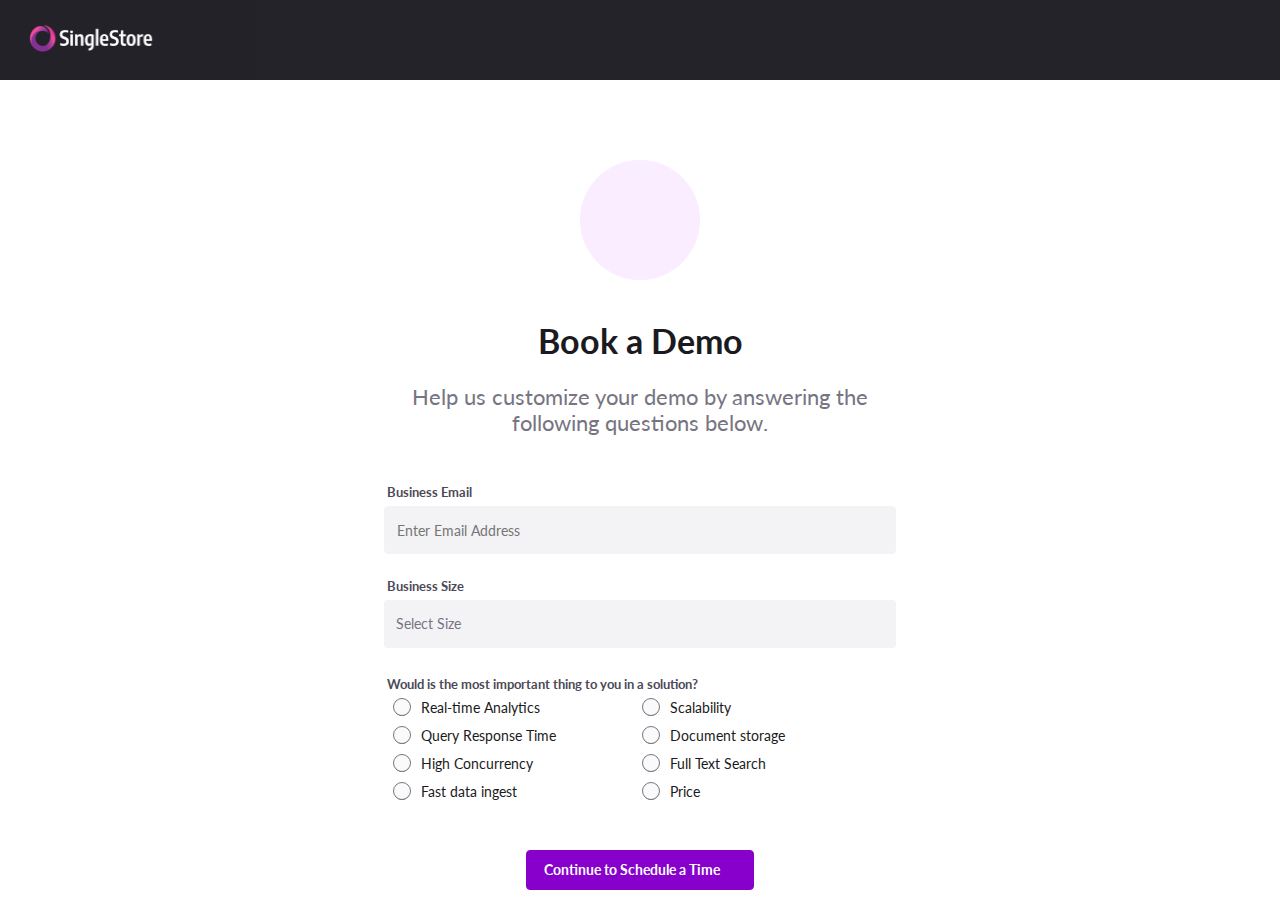
<file: index.html>
<!DOCTYPE html>
<html>

<head>
    <title>Book a demo</title>
    <meta charset="UTF-8">
    <meta http-equiv="X-UA-Compatible" content="IE=edge">
    <meta name="viewport" content="width=device-width, initial-scale=1.0">
    <link href='http://fonts.googleapis.com/css?family=Lato:400,700' rel='stylesheet' type='text/css'>
    <link rel="stylesheet" href="https://cdnjs.cloudflare.com/ajax/libs/font-awesome/6.1.1/css/all.min.css"
        integrity="sha512-KfkfwYDsLkIlwQp6LFnl8zNdLGxu9YAA1QvwINks4PhcElQSvqcyVLLD9aMhXd13uQjoXtEKNosOWaZqXgel0g=="
        crossorigin="anonymous" referrerpolicy="no-referrer" />
    <link href="./css/index.css" type="text/css" rel="stylesheet">
</head>

<body>
    <div class="navigation-bar">
        <div id="navigation-container">
            <img class="logo" src="./images/logo.png">
        </div>
    </div>

    <div class="box">
        <div class="heading-logo">
            <i class="calender fa-solid fa-calendar-days"></i>
        </div>
        <form id="form" name="myform">
            <div class="title">Book a Demo</div>
            <p>Help us customize your demo by answering the following questions below.</p>

            <div class="form-control">
                <label class="field-title" for="name" id="label-name">
                    Business Email
                </label>
                <div class="input-box">
                    <input type="text" name="" id="email" placeholder="Enter Email Address" onkeydown="validation()"
                        required>
                    <span id="text"></span>
                </div>


                <label class="field-title">
                    Business Size
                </label>
                <div class="select-container">
                    <div class="select-box">
                        <div class="options-container">
                            <div class="option">
                                <input type="radio" class="radio" id="10" name="category" />
                                <label for="10">1-10</label>
                            </div>

                            <div class="option">
                                <input type="radio" class="radio" id="15" name="category" />
                                <label for="15">11-15</label>
                            </div>

                            <div class="option">
                                <input type="radio" class="radio" id="100" name="category" />
                                <label for="100">51-100</label>
                            </div>

                            <div class="option">
                                <input type="radio" class="radio" id="250" name="category" />
                                <label for="250">101-250</label>
                            </div>

                            <div class="option">
                                <input type="radio" class="radio" id="1000" name="category" />
                                <label for="1000">250-1000</label>
                            </div>

                            <div class="option">
                                <input type="radio" class="radio" id="1001" name="category" />
                                <label for="1001">1000+</label>
                            </div>
                        </div>
                        <div class="selected">
                            Select Size<span><i class="fa-solid fa-angle-down"></i></span>
                        </div>
                        <label id="select-text"></label>
                    </div>

                </div>
                <label class="radio-field-title">Would is the most important thing to you in a solution?</label>
                <br />
                <div class="some-class">

                    <label>
                        <input class="radiotype" type="radio" value="Real-time Analytics" id="real" name="radio" />
                        <span class="container">Real-time Analytics</span>
                    </label>
                    <label>
                        <input class="radiotype" type="radio" value="Scalability" id="scale" name="radio" />
                        <span class="container">Scalability</span>

                    </label>

                </div>
                <br />
                <div class="some-class">
                    <label>
                        <input class="radiotype" value="Query Response Time" type="radio" id="query" name="radio" />
                        <span class="container">Query Response Time</span>
                    </label>
                    <label>
                        <input class="radiotype" value="Document storage" type="radio" id="document" name="radio" />
                        <span class="container">Document storage</span>
                    </label>

                </div>

                <div class="some-class">
                    <label>
                        <input class="radiotype" type="radio" value="High Concurrency" id="high" name="radio" />
                        <span class="container">High Concurrency</span>
                    </label>
                    <label>
                        <input class="radiotype" type="radio" value="Full Text Search" id="full" name="radio" />
                        <span class="container">Full Text Search</span>

                    </label>

                </div>
                <br />
                <div class="some-class">
                    <label>
                        <input class="radiotype" value="Fast data ingest" type="radio" id="fast" name="radio" />
                        <span class="container">Fast data ingest</span>
                    </label>
                    <label>
                        <input class="radiotype" value="price" type="radio" id="price" name="radio" />
                        <span class="container">Price</span>
                    </label>

                </div>
                <label id="error-text"></label>
                <button id="mysubmit" type="submit" value="submit" class="button" onClick="check();">Continue to
                    Schedule a Time</button>


            </div>
        </form>
    </div>
    <script src="./js/main.js"></script>
</body>

</html>
</file>
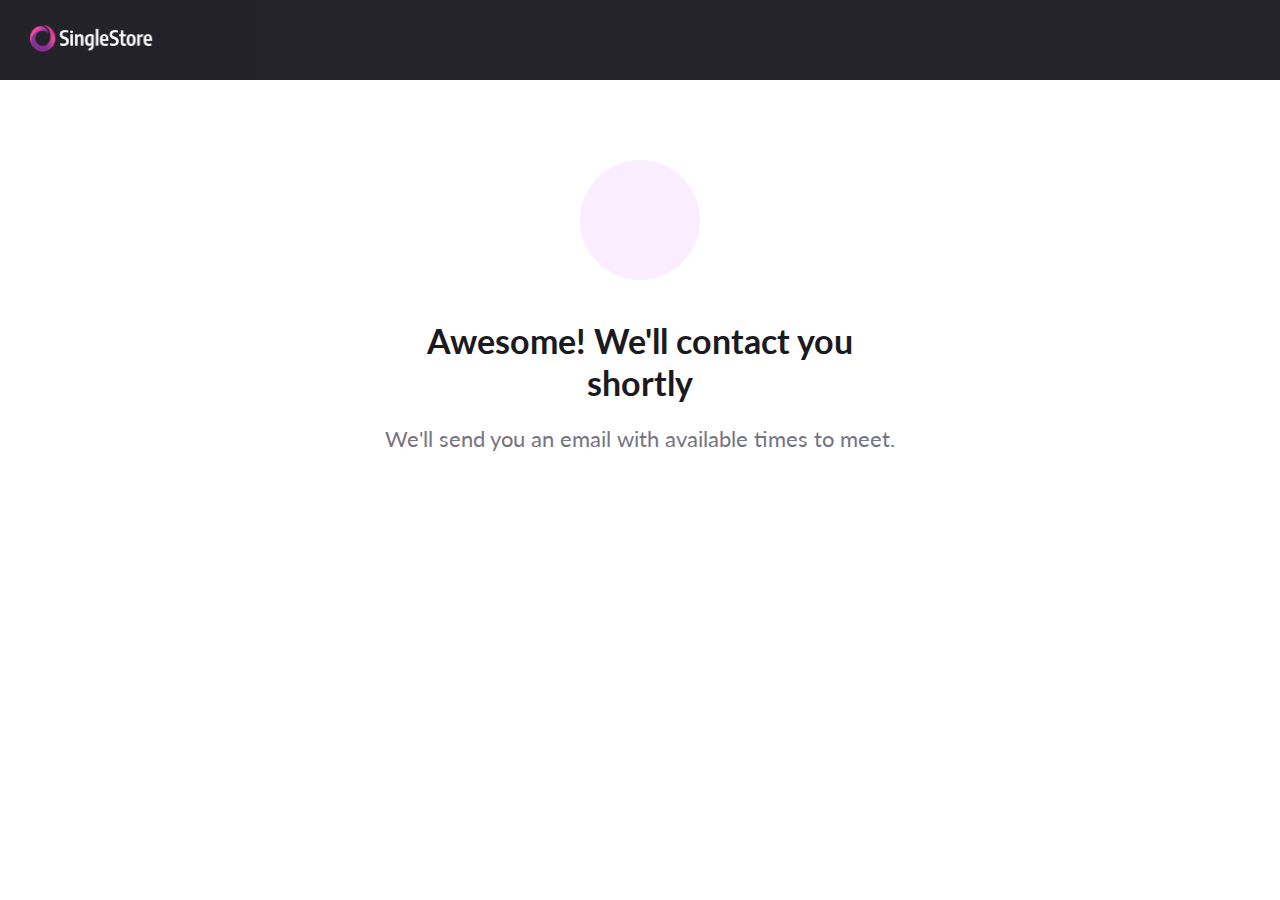
<file: html/qualified.html>
<!DOCTYPE html>
<html>

<head>
    <title>Book a demo</title>
    <meta charset="UTF-8">
    <meta http-equiv="X-UA-Compatible" content="IE=edge">
    <meta name="viewport" content="width=device-width, initial-scale=1.0">
    <link href='http://fonts.googleapis.com/css?family=Lato:400,700' rel='stylesheet' type='text/css'>
    <link rel="stylesheet" href="https://cdnjs.cloudflare.com/ajax/libs/font-awesome/6.1.1/css/all.min.css" integrity="sha512-KfkfwYDsLkIlwQp6LFnl8zNdLGxu9YAA1QvwINks4PhcElQSvqcyVLLD9aMhXd13uQjoXtEKNosOWaZqXgel0g==" crossorigin="anonymous" referrerpolicy="no-referrer"
    />
    <link href="../css/index.css" type="text/css" rel="stylesheet">
</head>

<body>
    <div class="navigation-bar">
        <div id="navigation-container">
            <img class="logo" src="../images/logo.png">
        </div>
    </div>

    <div class="box">
        <div class="heading-logo">
            <i class="calender fa-regular fa-calendar-check"></i>
        </div>
        <form action="#">
            <div class="title">Awesome! We'll contact you shortly</div>
            <p>We'll send you an email with available times to meet.</p>
        </form>
    </div>
</body>

</html>
</file>
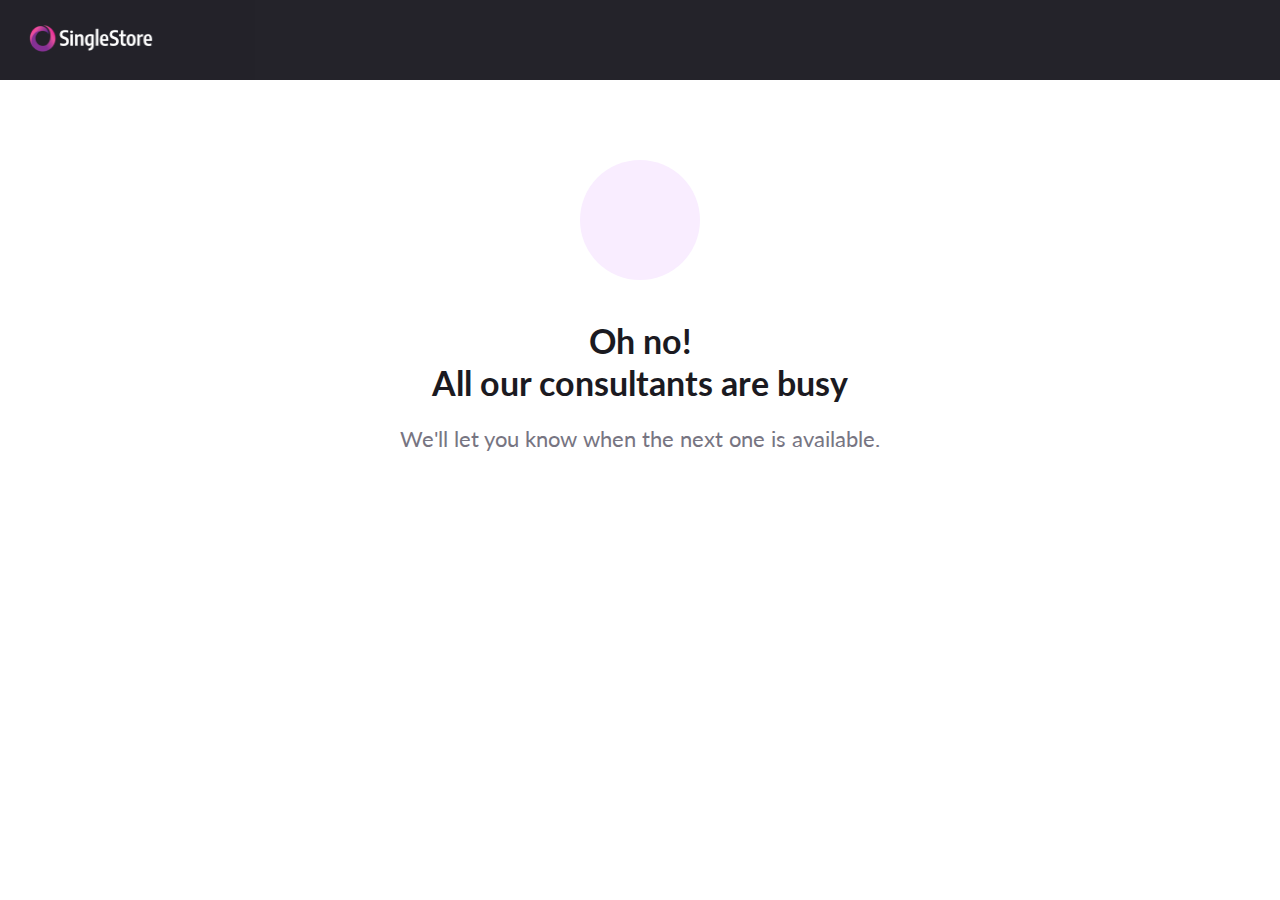
<file: html/unqualified.html>
<!DOCTYPE html>
<html>

<head>
    <title>Book a demo</title>
    <meta charset="UTF-8">
    <meta http-equiv="X-UA-Compatible" content="IE=edge">
    <meta name="viewport" content="width=device-width, initial-scale=1.0">
    <link href='http://fonts.googleapis.com/css?family=Lato:400,700' rel='stylesheet' type='text/css'>
    <link rel="stylesheet" href="https://cdnjs.cloudflare.com/ajax/libs/font-awesome/6.1.1/css/all.min.css" integrity="sha512-KfkfwYDsLkIlwQp6LFnl8zNdLGxu9YAA1QvwINks4PhcElQSvqcyVLLD9aMhXd13uQjoXtEKNosOWaZqXgel0g==" crossorigin="anonymous" referrerpolicy="no-referrer"
    />
    <link href="../css/index.css" type="text/css" rel="stylesheet">
</head>

<body>
    <div class="navigation-bar">
        <div id="navigation-container">
            <img class="logo" src="../images/logo.png">
        </div>
    </div>

    <div class="box">
        <div class="heading-logo">
            <i class="calender fa-regular fa-calendar-xmark"></i>
        </div>
        <form action="#">
            <div class="title">Oh no!<br/>All our consultants are busy</div>
            <p>We'll let you know when the next one is available.</p>
        </form>
    </div>
</body>

</html>
</file>
<file: css/index.css>
@import url('https://fonts.googleapis.com/css2?family=Lato:wght@400;700&display=swap');

* {
    font-family: 'Lato', sans-serif;
}

body {
    margin: 0;
    padding: 0;
}

.logo {
    position: absolute;
    width: 135px;
    height: 28px;
    left: 24px;
    top: 24px;
}

::placeholder, :-ms-input-placeholder  {
    font-family: 'Lato';
    font-style: normal;
    font-weight: 400;
    font-size: 14px;
    line-height: 20px;
    color: #777582;
}


/* ~~ Top Navigation Bar ~~ */

#navigation-container {
    margin: 0 auto;
    height: 80px;
    position: relative;
}

.navigation-bar {
    background: #1B1A21;
    opacity: 0.96;
    height: 80px;
    width: 100%;
}


/* Box */

.box {
    position: relative;
    top: 80;
    display: block;
    width: 100%;
    align-content: center;
}

.title {
    position: relative;
    font-family: 'Lato';
    font-style: normal;
    margin: auto;
    text-align: center;
    font-weight: 700;
    font-size: 34px;
    line-height: 42px;
    color: #1B1A21;
    margin-bottom: 16px;
    /* margin-left: -25px; */
}

.box p {
    font-family: 'Lato';
    font-style: normal;
    /* margin: auto 10%; */
    font-weight: 400;
    font-size: 22px;
    line-height: 26px;
    text-align: center;
    color: #777582;
    margin-bottom: 24px;
}

.heading-logo {
    position: relative;
    width: 120px;
    height: 120px;
    top: 80px;
    margin: auto;
    background: #F9EDFF;
    border-radius: 60px;
    align-self: center;
    display: block;
    align-items: center;
    align-content: center;
}

.heading-logo .calender {
    position: absolute;
    width: 49px;
    height: 60px;
    margin: 30px 35px 32px 35px;
    background: #F9EDFF;
    align-self: center;
    display: block;
    align-content: center;
    font-family: 'Font Awesome 5 Free';
    font-style: normal;
    font-weight: 400;
    font-size: 56px;
    line-height: 64px;
    background: linear-gradient(180deg, #AA00FF 0%, #00A3D7 100%);
    -webkit-background-clip: text;
    -webkit-text-fill-color: transparent;
}

form {
    top: 120px;
    position: relative;
    margin: auto 30% auto 30%;
}

.form-control {
    text-align: left;
    margin-bottom: 25px;
}

.field-title {
    display: block;
    margin-bottom: 6px;
    font-family: 'Lato';
    font-style: normal;
    font-weight: 700;
    font-size: 13px;
    line-height: 16px;
    color: #4C4A57;
    margin-left: -5px;
    position: relative;
    margin-top: 24px;
}

.form-control .email-input input {
    position: relative;
    background: #F3F3F5;
    border-radius: 4px;
    font-family: inherit;
    width: 100%;
    height: 48px;
    justify-content: space-between;
    display: flex;
    padding: 8px 12px;
    line-height: 32px;
    font-size: 14px;
    font-weight: 400;
    border: 1px solid #F3F3F5;
    font-family: inherit;
    -webkit-appearance: none;
    color: #777582;
    border-radius: 4px;
    box-sizing: border-box;
    position: static;
    background: #F3F3F5;
    border-radius: 4px;
}

.error {
    display: block;
    font-family: 'Lato';
    font-style: normal;
    font-weight: 400;
    font-size: 12px;
    line-height: 16px;
}

form.valid .email-input::after {
    content: "\f058";
    position: absolute;
    right: 8px;
    top: 8px;
    z-index: 1000;
    font-family: 'Font Awesome 5 Pro';
    font-size: 14px;
    line-height: 20px;
    display: flex;
}

form.invalid .email-input::after {
    content: "\f071";
    position: absolute;
    right: 8px;
    top: 8px;
    z-index: 1000;
    font-family: 'Font Awesome 5 Pro';
    font-size: 14px;
    line-height: 20px;
    display: flex;
}

input[type=text]:focus {
    outline: 1px solid #C550FF;
    font-family: 'Lato';
    font-style: normal;
    font-weight: 400;
    font-size: 14px;
    line-height: 20px;
    align-items: center;
    color: #1B1A21;
}

.form-control input[type="radio"] {
    display: inline-block;
    color: #C550FF;
}


/* new */

.select-container {
    position: relative;
}

.select-box {
    position: relative;
    display: flex;
    width: 100%;
    flex-direction: column;
}

.select-box .options-container {
    position: absolute;
    background: #FFFFFF;
    color: #777582;
    width: 100%;
    visibility: hidden;
    border-radius: 4px;
    overflow: hidden;
    order: 1;
    line-height: 20px;
    font-size: 14px;
    font-weight: 400;
    border-radius: 4px;
    font-family: inherit;
}

.selected {
    position: static;
    background: #F3F3F5;
    border-radius: 4px;
    margin-bottom: 4px;
    height: 32px;
    left: 0px;
    justify-content: space-between;
    display: flex;
    align-items: center;
    font-family: inherit;
    line-height: 20px;
    font-size: 14px;
    font-weight: 400;
    color: #777582;
}

.select-box .options-container.active {
    color: #777582;
    width: 100%;
    font-family: 'Lato';
    font-style: normal;
    font-weight: 400;
    font-size: 14px;
    line-height: 20px;
    align-items: center;
    color: #1B1A21;
    background-color: #ffffff;
    position: relative;
    top: 4px;
    visibility: visible;
    border: 1px solid #E6E5EA;
    box-sizing: border-box;
    filter: drop-shadow(0px 1px 4px rgba(27, 26, 33, 0.25));
}

.select-box .option,
.selected {
    padding: 8px 12px;
    cursor: pointer;
    height: 32px;
    position: sticky;
}

.select-box .option:hover {
    background: #F3F3F5;
    height: 32px;
}

.select-box label {
    cursor: pointer;
}

.select-box .option .radio {
    display: none;
}

.form-control .radio-field-title {
    margin-top: 24px;
    display: block;
    margin-bottom: 6px;
    font-family: 'Lato';
    font-style: normal;
    font-weight: 700;
    font-size: 13px;
    line-height: 16px;
    color: #4C4A57;
    margin-left: -5px;
    position: relative;
}

.button {
    width: 228px;
    height: 40px;
    display: block;
    background: #8800CC;
    border-radius: 4px;
    font-family: 'Lato';
    font-style: normal;
    font-weight: 700;
    font-size: 14px;
    line-height: 22px;
    align-items: center;
    text-align: center;
    color: #FFFFFF;
    cursor: pointer;
    position: relative;
    top: 40px;
    margin-left: auto;
    margin-right: auto;
    border: 1px solid #8800CC;
}

.button:after {
    margin-left: 5px;
    content: "\f061";
    display: inline-block;
    font: normal normal normal 14px/1 FontAwesome;
    font-size: inherit;
    text-rendering: auto;
    -webkit-font-smoothing: antialiased;
    -moz-osx-font-smoothing: grayscale;
    color: #FFFFFF;
}

.button:hover {
    background: #AA00FF;
}

.button:focus {
    background: #AA00FF;
}

.container {
    display: block;
    position: relative;
    padding-left: 24px;
    margin-bottom: 8px;
    -webkit-user-select: none;
    -moz-user-select: none;
    -ms-user-select: none;
    user-select: none;
    right: 0px;
    top: 0px;
    font-family: 'Lato';
    font-style: normal;
    font-weight: 400;
    font-size: 14px;
    line-height: 20px;
    color: #1B1A21;
    width: 156px;
    margin-right: 40px;
    margin-left: 5px;
}

.container input {
    position: absolute;
    opacity: 0;
    cursor: pointer;
}

.checkmark {
    position: absolute;
    width: 16px;
    height: 16px;
    left: 0px;
    top: 0px;
    background: #FAFAFA;
    border: 1px solid #777582;
    box-sizing: border-box;
    border-radius: 64px;
}

.container input:checked~.checkmark {
    background-color: #8800CC;
    border: none;
}

.checkmark:after {
    content: "";
    position: absolute;
    display: none;
}

.container input:checked~.checkmark:after {
    display: block;
}

label.container {
    margin-left: -18px;
}

.some-class {
    float: left;
    clear: none;
    display: flex;
}

label {
    float: left;
    clear: none;
    display: block;
    padding: 0px 1em 0px 8px;
}

input[type=radio],
input.radio {
    float: left;
    clear: none;
    margin: 2px 0 0 2px;
}

.radiotype {
    width: 16px;
    height: 16px;
    background: #FAFAFA;
    border: 1px solid #777582;
    box-sizing: border-box;
    border-radius: 64px;
}

input.radiotype:checked {
    background-color: #8800CC;
    border: 1px solid #8800CC;
}

input[type='radio'].radiotype:after {
    width: 16px;
    height: 16px;
    border-radius: 15px;
    top: -2px;
    left: -1px;
    position: relative;
    background-color: #FAFAFA;
    content: '';
    display: inline-block;
    visibility: visible;
    border: 1px solid #777582;
}

input[type='radio']:checked:after {
    width: 8px;
    height: 8px;
    border-radius: 16px;
    top: -2px;
    left: -1px;
    position: relative;
    background-color: #FAFAFA;
    content: '';
    display: inline-block;
    visibility: visible;
    border: 6px solid #8800CC;
}


/* Email */

#form #email {
    position: relative;
    background: #292929;
    padding: 10px;
    position: relative;
    background: #F3F3F5;
    border-radius: 4px;
    font-family: inherit;
    width: 100%;
    height: 48px;
    justify-content: space-between;
    display: flex;
    padding: 8px 12px;
    line-height: 32px;
    font-size: 14px;
    font-weight: 400;
    border: 1px solid #F3F3F5;
    font-family: inherit;
    -webkit-appearance: none;
    color: #777582;
    border-radius: 4px;
    box-sizing: border-box;
    position: static;
    background: #F3F3F5;
    border-radius: 4px;
}

#form .input-box {
    position: relative;
}

#text,
#radio-text {
    font-family: 'Lato';
    font-style: normal;
    font-weight: 400;
    font-size: 12px;
    line-height: 16px;
    color: #C41337;
}

#error-text {
    top: 24px;
    margin: auto 35%;
    position:relative;
} 

#select-text {
    position: relative;
}

#form.invalid .input-box::after {
    content: '\f071';
    position: absolute;
    right: 5px;
    bottom: 30px;
    width: 24px;
    height: 24px;
    font-family: 'Font Awesome 5 Free';
    font-size: 14px;
    font-weight: 900;
    line-height: 20px;
    color: #C41337;
}

#form.invalid #email {
    background: #FFFFFF;
    border: 1px solid #C41337;
    box-sizing: border-box;
    border-radius: 4px;
}

#form.valid .input-box::before {
    content: '\f058';
    position: absolute;
    right: 5px;
    bottom: 12px;
    width: 24px;
    height: 24px;
    font-family: 'Font Awesome 5 Free';
    font-size: 14px;
    font-weight: 900;
    line-height: 20px;
    color: #00873F;
}

#form.valid #email {
    background: #F3F3F5;
    border: 1px solid #00873F;
    box-sizing: border-box;
    border-radius: 4px;
}
</file>
